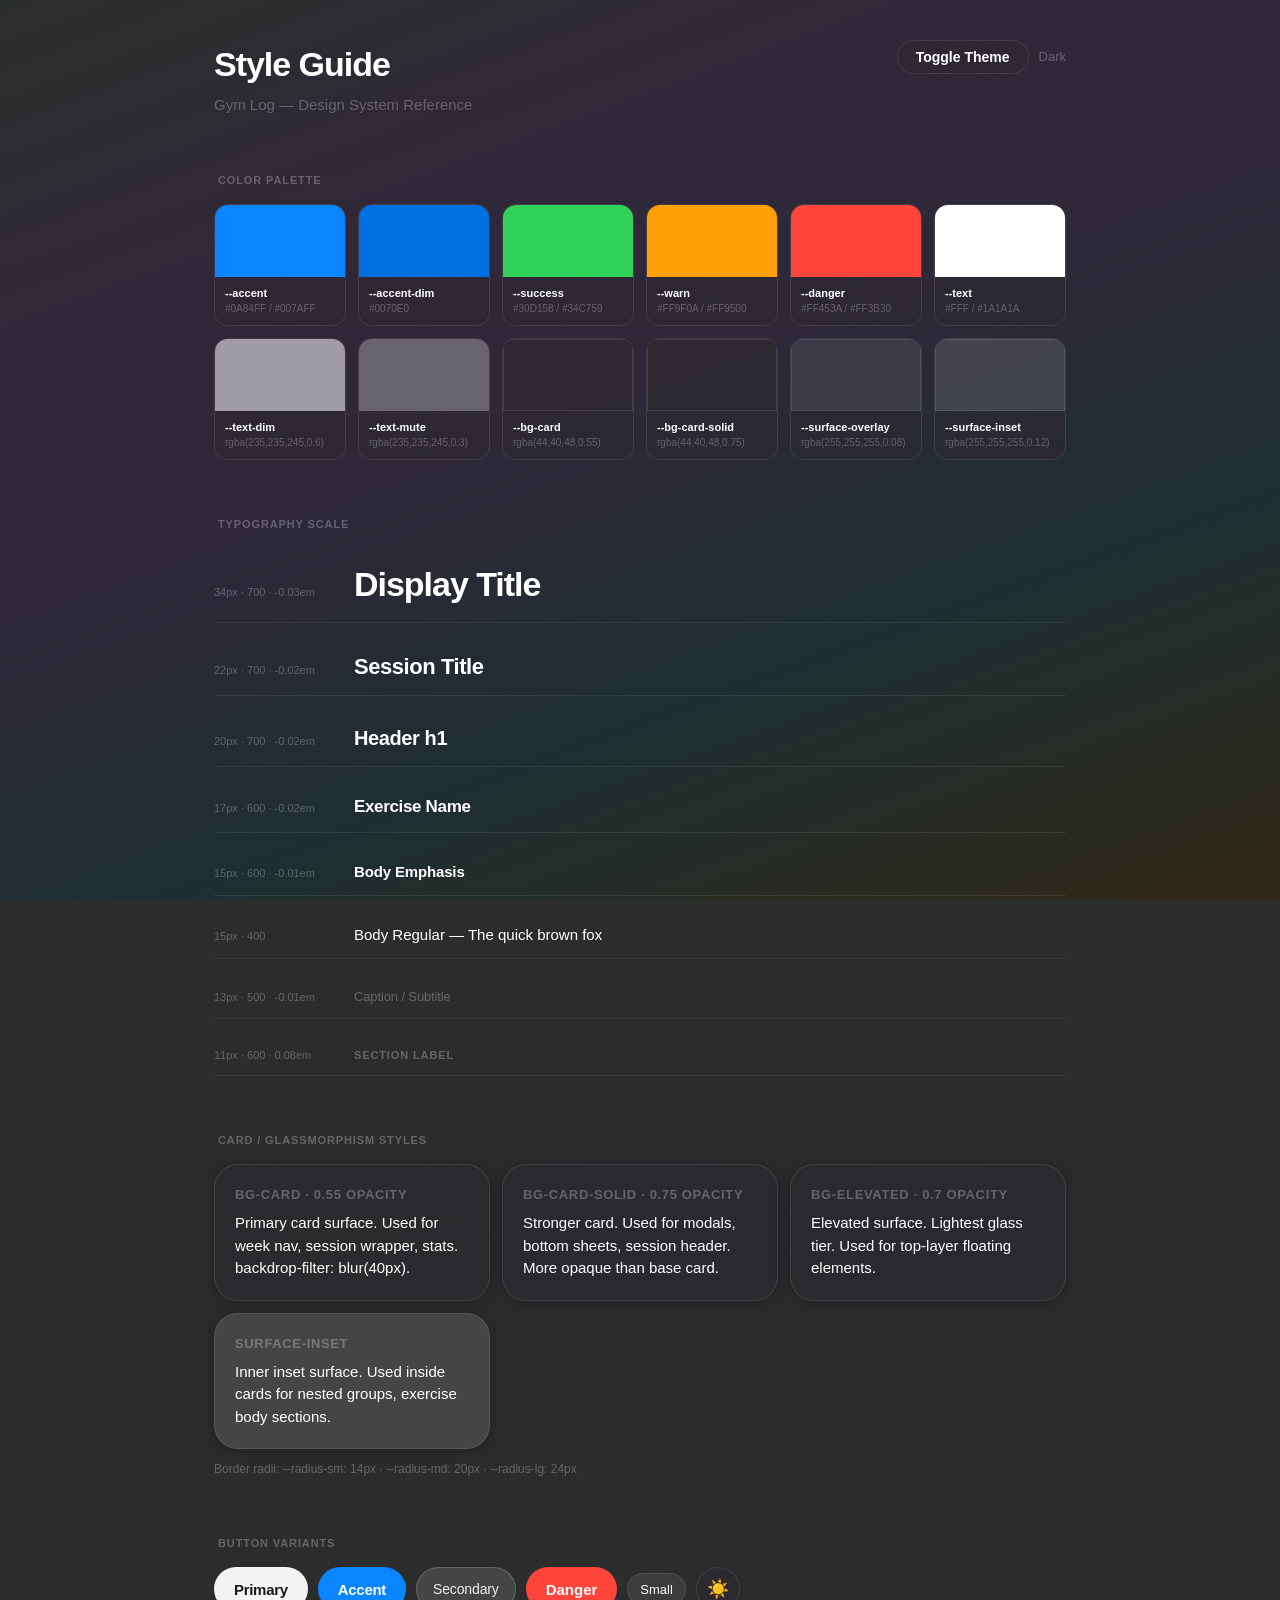
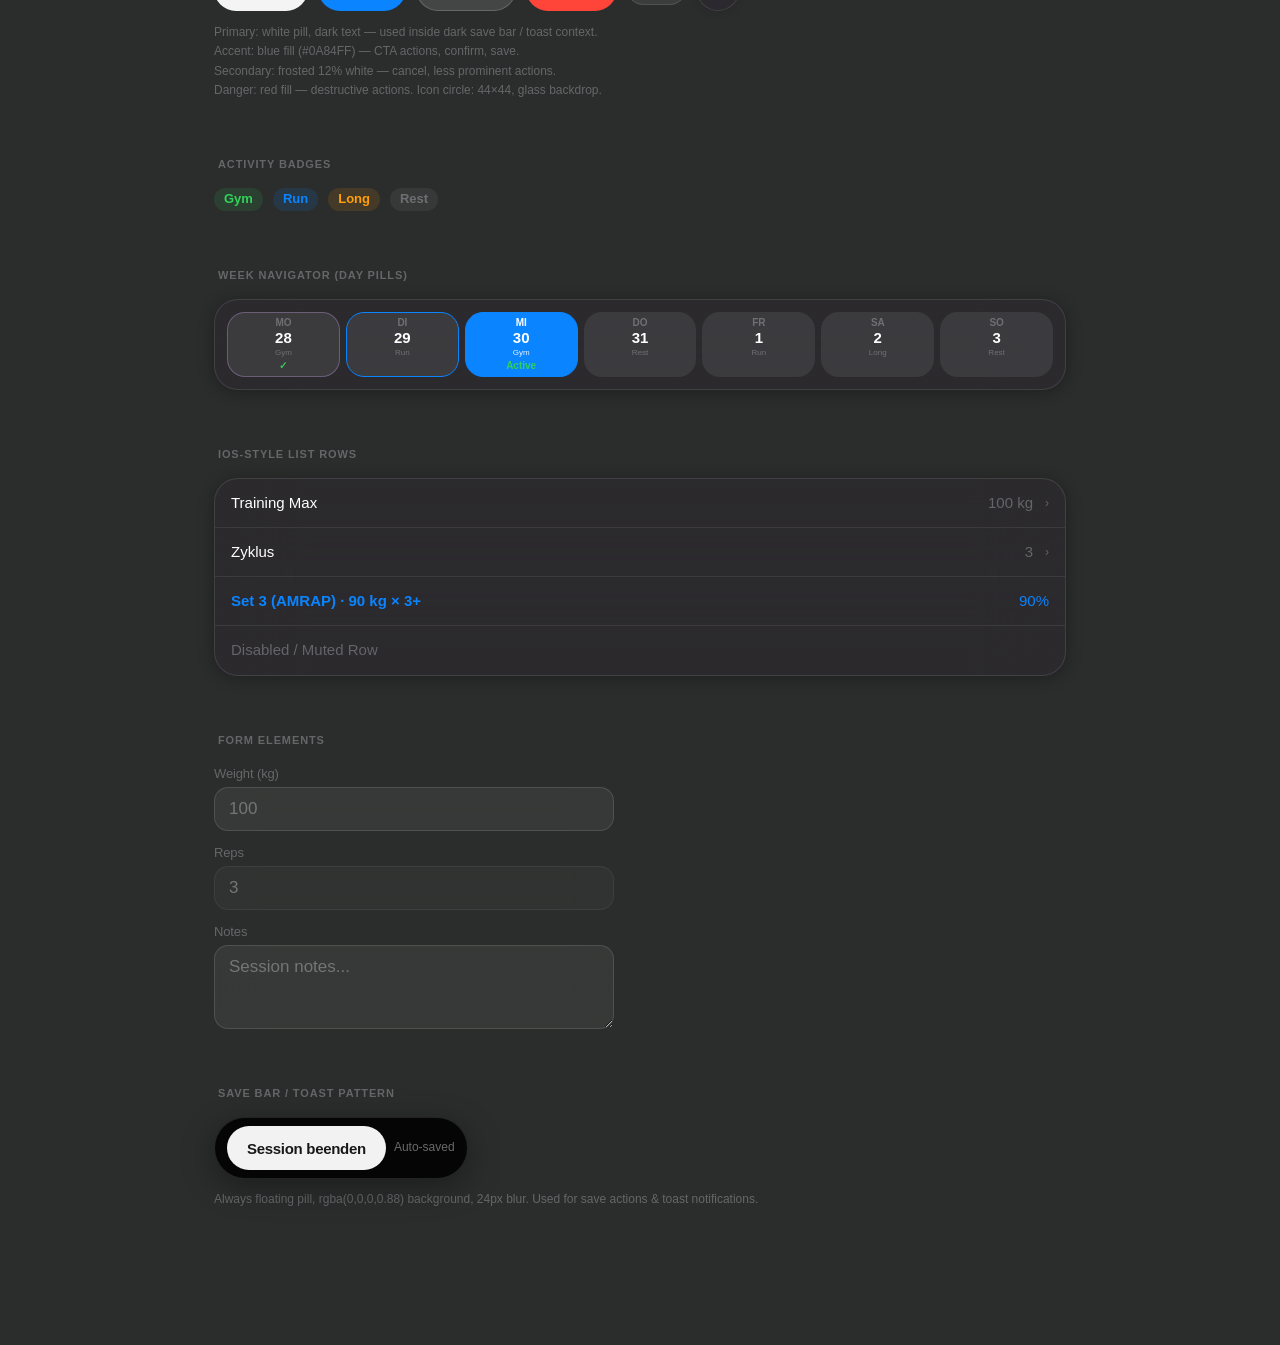
<file: nimbalyst-local/existing-screens/style-guide.mockup.html>
<!DOCTYPE html>
<html lang="en" data-theme="dark">
<head>
  <meta charset="UTF-8">
  <meta name="viewport" content="width=device-width, initial-scale=1.0">
  <title>Style Guide — Gym Log</title>
  <style>
    /* ── Design Tokens (mirrored from variables.css) ── */
    :root {
      --bg: linear-gradient(160deg, #B8C4B4 0%, #C8B0CC 25%, #C4B4D8 45%, #A8C8D2 70%, #D8A870 100%);
      --bg-flat: #BBC1B8;
      --bg-elevated: rgba(255,255,255,0.55);
      --bg-card: rgba(255,255,255,0.45);
      --bg-card-solid: rgba(255,255,255,0.6);
      --glass-blur: blur(40px);
      --glass-border: 1px solid rgba(255,255,255,0.5);
      --glass-shadow: 0 2px 16px rgba(0,0,0,0.06);
      --border: rgba(255,255,255,0.4);
      --surface-hover: rgba(255,255,255,0.25);
      --surface-active: rgba(255,255,255,0.6);
      --surface-input: rgba(255,255,255,0.4);
      --surface-input-border: rgba(255,255,255,0.5);
      --surface-subtle: rgba(255,255,255,0.15);
      --surface-inset: rgba(255,255,255,0.35);
      --surface-overlay: rgba(255,255,255,0.3);
      --surface-divider: rgba(255,255,255,0.3);
      --text: #1A1A1A;
      --text-dim: #3C3C43;
      --text-mute: #8E8E93;
      --accent: #007AFF;
      --accent-dim: #0066DD;
      --warn: #FF9500;
      --success: #34C759;
      --danger: #FF3B30;
      --rest: #8E8E93;
      --gym: #34C759;
      --run: #007AFF;
      --long: #FF9500;
      --radius-sm: 14px;
      --radius-md: 20px;
      --radius-lg: 24px;
    }
    [data-theme="dark"] {
      --bg: linear-gradient(160deg, #2A2E2A 0%, #302838 25%, #2E2838 45%, #1E2E30 70%, #302818 100%);
      --bg-flat: #2B2D2C;
      --bg-elevated: rgba(44,40,48,0.7);
      --bg-card: rgba(44,40,48,0.55);
      --bg-card-solid: rgba(44,40,48,0.75);
      --glass-border: 1px solid rgba(255,255,255,0.1);
      --glass-shadow: 0 2px 16px rgba(0,0,0,0.3);
      --border: rgba(255,255,255,0.1);
      --surface-hover: rgba(255,255,255,0.08);
      --surface-active: rgba(255,255,255,0.15);
      --surface-input: rgba(255,255,255,0.06);
      --surface-input-border: rgba(255,255,255,0.12);
      --surface-subtle: rgba(255,255,255,0.04);
      --surface-inset: rgba(255,255,255,0.12);
      --surface-overlay: rgba(255,255,255,0.08);
      --surface-divider: rgba(255,255,255,0.08);
      --text: #FFFFFF;
      --text-dim: rgba(235,235,245,0.6);
      --text-mute: rgba(235,235,245,0.3);
      --accent: #0A84FF;
      --accent-dim: #0070E0;
      --warn: #FF9F0A;
      --success: #30D158;
      --danger: #FF453A;
      --rest: #636366;
      --gym: #30D158;
      --run: #0A84FF;
      --long: #FF9F0A;
    }

    * { box-sizing: border-box; margin: 0; padding: 0; }
    html { background-color: var(--bg-flat); }
    body {
      font-family: -apple-system, 'SF Pro Display', 'SF Pro Text', 'Helvetica Neue', sans-serif;
      background: var(--bg);
      background-attachment: fixed;
      color: var(--text);
      line-height: 1.47;
      min-height: 100vh;
      -webkit-font-smoothing: antialiased;
    }

    /* ── Layout ── */
    .page { max-width: 900px; margin: 0 auto; padding: 40px 24px 80px; }
    .page-title {
      font-size: 34px;
      font-weight: 700;
      letter-spacing: -0.03em;
      margin-bottom: 4px;
    }
    .page-sub {
      font-size: 15px;
      color: var(--text-mute);
      margin-bottom: 48px;
    }
    .section { margin-bottom: 56px; }
    .section-label {
      font-size: 11px;
      font-weight: 600;
      text-transform: uppercase;
      letter-spacing: 0.08em;
      color: var(--text-mute);
      margin-bottom: 16px;
      padding-left: 4px;
    }

    /* ── Theme toggle ── */
    .theme-row {
      display: flex;
      align-items: center;
      gap: 10px;
      margin-bottom: 32px;
    }
    .theme-toggle-btn {
      background: var(--bg-card);
      backdrop-filter: blur(40px);
      -webkit-backdrop-filter: blur(40px);
      border: var(--glass-border);
      border-radius: 9999px;
      padding: 8px 18px;
      color: var(--text);
      font-family: inherit;
      font-size: 14px;
      font-weight: 600;
      cursor: pointer;
      transition: opacity 0.15s;
    }
    .theme-toggle-btn:hover { opacity: 0.8; }

    /* ── Color Palette ── */
    .palette-grid {
      display: grid;
      grid-template-columns: repeat(auto-fill, minmax(120px, 1fr));
      gap: 12px;
    }
    .swatch {
      border-radius: var(--radius-sm);
      overflow: hidden;
      border: var(--glass-border);
    }
    .swatch-color {
      height: 72px;
      width: 100%;
    }
    .swatch-info {
      background: var(--bg-card);
      backdrop-filter: blur(40px);
      -webkit-backdrop-filter: blur(40px);
      padding: 8px 10px;
    }
    .swatch-name {
      font-size: 11px;
      font-weight: 600;
      color: var(--text);
      display: block;
    }
    .swatch-value {
      font-size: 10px;
      color: var(--text-mute);
      font-variant-numeric: tabular-nums;
      display: block;
      margin-top: 1px;
    }

    /* ── Typography ── */
    .type-stack { display: flex; flex-direction: column; gap: 16px; }
    .type-row {
      display: flex;
      align-items: baseline;
      gap: 20px;
      padding: 12px 0;
      border-bottom: 1px solid var(--surface-divider);
    }
    .type-meta {
      min-width: 120px;
      font-size: 11px;
      color: var(--text-mute);
      font-variant-numeric: tabular-nums;
    }

    /* ── Glass Cards ── */
    .card-row {
      display: grid;
      grid-template-columns: repeat(auto-fill, minmax(220px, 1fr));
      gap: 12px;
    }
    .glass-card {
      background: var(--bg-card);
      backdrop-filter: var(--glass-blur);
      -webkit-backdrop-filter: var(--glass-blur);
      border: var(--glass-border);
      border-radius: var(--radius-lg);
      padding: 20px;
      box-shadow: var(--glass-shadow);
    }
    .glass-card-solid {
      background: var(--bg-card-solid);
      backdrop-filter: var(--glass-blur);
      -webkit-backdrop-filter: var(--glass-blur);
      border: var(--glass-border);
      border-radius: var(--radius-lg);
      padding: 20px;
      box-shadow: var(--glass-shadow);
    }
    .glass-card-elevated {
      background: var(--bg-elevated);
      backdrop-filter: var(--glass-blur);
      -webkit-backdrop-filter: var(--glass-blur);
      border: var(--glass-border);
      border-radius: var(--radius-lg);
      padding: 20px;
      box-shadow: var(--glass-shadow);
    }
    .card-inner-title {
      font-size: 13px;
      font-weight: 600;
      color: var(--text-mute);
      text-transform: uppercase;
      letter-spacing: 0.05em;
      margin-bottom: 8px;
    }
    .card-inner-body {
      font-size: 15px;
      color: var(--text);
      line-height: 1.5;
    }

    /* ── Buttons ── */
    .btn-row { display: flex; flex-wrap: wrap; gap: 10px; align-items: center; }

    .btn-primary {
      background: rgba(255,255,255,0.95);
      color: rgba(0,0,0,0.9);
      border: none;
      padding: 0 20px;
      border-radius: 9999px;
      font-weight: 600;
      font-size: 15px;
      letter-spacing: -0.02em;
      cursor: pointer;
      font-family: inherit;
      transition: all 0.2s;
      height: 44px;
      display: inline-flex;
      align-items: center;
      gap: 4px;
    }
    .btn-primary:hover { opacity: 0.85; }
    .btn-primary:active { transform: scale(0.97); }

    .btn-secondary {
      background: rgba(255,255,255,0.12);
      border: 1px solid rgba(255,255,255,0.18);
      color: rgba(255,255,255,0.9);
      padding: 0 16px;
      border-radius: 9999px;
      font-size: 14px;
      cursor: pointer;
      font-family: inherit;
      letter-spacing: -0.01em;
      font-weight: 500;
      height: 44px;
      display: inline-flex;
      align-items: center;
      gap: 4px;
    }
    .btn-secondary:hover { opacity: 0.8; }

    .btn-accent {
      background: var(--accent);
      color: #fff;
      border: none;
      padding: 0 20px;
      border-radius: 9999px;
      font-weight: 600;
      font-size: 15px;
      letter-spacing: -0.02em;
      cursor: pointer;
      font-family: inherit;
      height: 44px;
      display: inline-flex;
      align-items: center;
      transition: opacity 0.2s;
    }
    .btn-accent:hover { opacity: 0.85; }

    .btn-danger {
      background: var(--danger);
      color: #fff;
      border: none;
      padding: 0 20px;
      border-radius: 9999px;
      font-weight: 600;
      font-size: 15px;
      cursor: pointer;
      font-family: inherit;
      height: 44px;
      display: inline-flex;
      align-items: center;
      transition: opacity 0.2s;
    }

    .btn-sm {
      height: 32px;
      font-size: 13px;
      padding: 0 12px;
      border-radius: 9999px;
      background: var(--surface-overlay);
      border: var(--glass-border);
      color: var(--text);
      cursor: pointer;
      font-family: inherit;
      font-weight: 500;
      display: inline-flex;
      align-items: center;
    }

    .btn-icon {
      width: 44px;
      height: 44px;
      border-radius: 50%;
      background: var(--bg-card-solid);
      backdrop-filter: var(--glass-blur);
      -webkit-backdrop-filter: var(--glass-blur);
      border: var(--glass-border);
      display: flex;
      align-items: center;
      justify-content: center;
      cursor: pointer;
      font-size: 18px;
      box-shadow: 0 2px 8px rgba(0,0,0,0.1);
      transition: transform 0.15s;
    }
    .btn-icon:active { transform: scale(0.92); }

    /* ── Badges ── */
    .badge {
      font-size: 13px;
      font-weight: 600;
      padding: 3px 10px;
      border-radius: 20px;
      display: inline-flex;
      align-items: center;
      line-height: 1.3;
    }
    .badge-gym { background: rgba(52,199,89,0.12); color: var(--gym); }
    .badge-run { background: rgba(0,122,255,0.12); color: var(--run); }
    .badge-long { background: rgba(255,149,0,0.12); color: var(--long); }
    .badge-rest { background: rgba(142,142,147,0.12); color: var(--text-mute); }

    /* ── Form Elements ── */
    .form-stack { display: flex; flex-direction: column; gap: 12px; max-width: 400px; }
    .form-label {
      font-size: 13px;
      color: var(--text-mute);
      font-weight: 500;
      margin-bottom: 4px;
      letter-spacing: -0.01em;
    }
    .form-group { display: flex; flex-direction: column; }
    .input-field {
      background: var(--surface-input);
      backdrop-filter: blur(20px);
      -webkit-backdrop-filter: blur(20px);
      border: 1px solid var(--surface-input-border);
      border-radius: var(--radius-sm);
      padding: 11px 14px;
      color: var(--text);
      font-family: inherit;
      font-size: 17px;
      width: 100%;
      transition: box-shadow 0.2s, border-color 0.2s;
      outline: none;
    }
    .input-field:focus {
      border-color: var(--accent);
      box-shadow: 0 0 0 3px rgba(0,122,255,0.2);
    }
    .input-field.prefilled {
      background: rgba(128,128,128,0.08);
      border-color: rgba(128,128,128,0.15);
    }

    /* ── Navigation Day Pills ── */
    .day-nav {
      display: flex;
      gap: 6px;
      background: var(--bg-card);
      backdrop-filter: var(--glass-blur);
      -webkit-backdrop-filter: var(--glass-blur);
      border: var(--glass-border);
      border-radius: var(--radius-lg);
      padding: 12px;
      box-shadow: var(--glass-shadow);
    }
    .day-pill {
      flex: 1;
      min-height: 65px;
      background: white;
      border: 1px solid transparent;
      border-radius: 18px;
      padding: 5px 3px 4px;
      cursor: pointer;
      display: flex;
      flex-direction: column;
      align-items: center;
      gap: 2px;
      transition: all 0.2s ease;
      color: var(--text);
      font-family: inherit;
    }
    [data-theme="dark"] .day-pill {
      background: rgba(255,255,255,0.08);
    }
    .day-pill.active {
      background: var(--accent);
      border-color: var(--accent);
      color: white;
    }
    .day-pill.today { border-color: var(--accent); }
    .day-pill.done { border-color: rgba(140,120,160,0.6); }
    .pill-label { font-size: 10px; letter-spacing: -0.01em; text-transform: uppercase; color: var(--text-mute); font-weight: 600; line-height: 1; }
    .day-pill.active .pill-label { color: white; }
    .pill-date { font-size: 15px; font-weight: 600; color: var(--text); line-height: 1; }
    .day-pill.active .pill-date { color: white; }
    .pill-type { font-size: 8px; color: var(--text-mute); }
    .day-pill.active .pill-type { color: rgba(255,255,255,0.9); }
    .pill-status { font-size: 10px; color: var(--success); font-weight: 600; line-height: 1; }

    /* ── iOS List Rows ── */
    .ios-list {
      background: var(--bg-card);
      backdrop-filter: var(--glass-blur);
      -webkit-backdrop-filter: var(--glass-blur);
      border: var(--glass-border);
      border-radius: var(--radius-lg);
      overflow: hidden;
      box-shadow: var(--glass-shadow);
    }
    .ios-row {
      display: flex;
      align-items: center;
      padding: 13px 16px;
      border-bottom: 1px solid var(--surface-divider);
      gap: 12px;
      font-size: 15px;
      color: var(--text);
    }
    .ios-row:last-child { border-bottom: none; }
    .ios-row-label { flex: 1; }
    .ios-row-value { color: var(--text-mute); font-size: 15px; }
    .ios-row-chevron { color: var(--text-mute); font-size: 12px; }

    /* ── Save Bar / Toast ── */
    .save-bar-demo {
      background: rgba(0,0,0,0.88);
      backdrop-filter: blur(24px) saturate(180%);
      -webkit-backdrop-filter: blur(24px) saturate(180%);
      border: 1px solid rgba(255,255,255,0.12);
      border-radius: 9999px;
      padding: 8px 12px;
      display: inline-flex;
      align-items: center;
      gap: 8px;
      box-shadow: 0 8px 32px rgba(0,0,0,0.35);
    }

    /* ── Divider ── */
    .divider {
      height: 1px;
      background: var(--surface-divider);
      margin: 0;
    }
  </style>
</head>
<body>
  <div class="page">
    <!-- Header -->
    <div style="display:flex; justify-content:space-between; align-items:flex-start; margin-bottom: 8px;">
      <div>
        <div class="page-title">Style Guide</div>
        <div class="page-sub">Gym Log — Design System Reference</div>
      </div>
      <div class="theme-row" style="margin-bottom:0;">
        <button class="theme-toggle-btn" onclick="toggleTheme()">Toggle Theme</button>
        <span style="font-size:13px; color:var(--text-mute);" id="themeLabel">Dark</span>
      </div>
    </div>

    <!-- ── COLOR PALETTE ── -->
    <div class="section">
      <div class="section-label">Color Palette</div>
      <div class="palette-grid">
        <div class="swatch">
          <div class="swatch-color" style="background:var(--accent);"></div>
          <div class="swatch-info"><span class="swatch-name">--accent</span><span class="swatch-value">#0A84FF / #007AFF</span></div>
        </div>
        <div class="swatch">
          <div class="swatch-color" style="background:var(--accent-dim);"></div>
          <div class="swatch-info"><span class="swatch-name">--accent-dim</span><span class="swatch-value">#0070E0</span></div>
        </div>
        <div class="swatch">
          <div class="swatch-color" style="background:var(--success);"></div>
          <div class="swatch-info"><span class="swatch-name">--success</span><span class="swatch-value">#30D158 / #34C759</span></div>
        </div>
        <div class="swatch">
          <div class="swatch-color" style="background:var(--warn);"></div>
          <div class="swatch-info"><span class="swatch-name">--warn</span><span class="swatch-value">#FF9F0A / #FF9500</span></div>
        </div>
        <div class="swatch">
          <div class="swatch-color" style="background:var(--danger);"></div>
          <div class="swatch-info"><span class="swatch-name">--danger</span><span class="swatch-value">#FF453A / #FF3B30</span></div>
        </div>
        <div class="swatch">
          <div class="swatch-color" style="background:var(--text);"></div>
          <div class="swatch-info"><span class="swatch-name">--text</span><span class="swatch-value">#FFF / #1A1A1A</span></div>
        </div>
        <div class="swatch">
          <div class="swatch-color" style="background:var(--text-dim);"></div>
          <div class="swatch-info"><span class="swatch-name">--text-dim</span><span class="swatch-value">rgba(235,235,245,0.6)</span></div>
        </div>
        <div class="swatch">
          <div class="swatch-color" style="background:var(--text-mute);"></div>
          <div class="swatch-info"><span class="swatch-name">--text-mute</span><span class="swatch-value">rgba(235,235,245,0.3)</span></div>
        </div>
        <div class="swatch">
          <div class="swatch-color" style="background:var(--bg-card); border:var(--glass-border);"></div>
          <div class="swatch-info"><span class="swatch-name">--bg-card</span><span class="swatch-value">rgba(44,40,48,0.55)</span></div>
        </div>
        <div class="swatch">
          <div class="swatch-color" style="background:var(--bg-card-solid); border:var(--glass-border);"></div>
          <div class="swatch-info"><span class="swatch-name">--bg-card-solid</span><span class="swatch-value">rgba(44,40,48,0.75)</span></div>
        </div>
        <div class="swatch">
          <div class="swatch-color" style="background:var(--surface-overlay); border:var(--glass-border);"></div>
          <div class="swatch-info"><span class="swatch-name">--surface-overlay</span><span class="swatch-value">rgba(255,255,255,0.08)</span></div>
        </div>
        <div class="swatch">
          <div class="swatch-color" style="background:var(--surface-inset); border:var(--glass-border);"></div>
          <div class="swatch-info"><span class="swatch-name">--surface-inset</span><span class="swatch-value">rgba(255,255,255,0.12)</span></div>
        </div>
      </div>
    </div>

    <!-- ── TYPOGRAPHY ── -->
    <div class="section">
      <div class="section-label">Typography Scale</div>
      <div class="type-stack">
        <div class="type-row">
          <div class="type-meta">34px · 700 · -0.03em</div>
          <div style="font-size:34px; font-weight:700; letter-spacing:-0.03em;">Display Title</div>
        </div>
        <div class="type-row">
          <div class="type-meta">22px · 700 · -0.02em</div>
          <div style="font-size:22px; font-weight:700; letter-spacing:-0.02em;">Session Title</div>
        </div>
        <div class="type-row">
          <div class="type-meta">20px · 700 · -0.02em</div>
          <div style="font-size:20px; font-weight:700; letter-spacing:-0.02em;">Header h1</div>
        </div>
        <div class="type-row">
          <div class="type-meta">17px · 600 · -0.02em</div>
          <div style="font-size:17px; font-weight:600; letter-spacing:-0.02em;">Exercise Name</div>
        </div>
        <div class="type-row">
          <div class="type-meta">15px · 600 · -0.01em</div>
          <div style="font-size:15px; font-weight:600; letter-spacing:-0.01em;">Body Emphasis</div>
        </div>
        <div class="type-row">
          <div class="type-meta">15px · 400</div>
          <div style="font-size:15px;">Body Regular — The quick brown fox</div>
        </div>
        <div class="type-row">
          <div class="type-meta">13px · 500 · -0.01em</div>
          <div style="font-size:13px; font-weight:500; letter-spacing:-0.01em; color:var(--text-mute);">Caption / Subtitle</div>
        </div>
        <div class="type-row">
          <div class="type-meta">11px · 600 · 0.08em</div>
          <div style="font-size:11px; font-weight:600; letter-spacing:0.08em; text-transform:uppercase; color:var(--text-mute);">Section Label</div>
        </div>
      </div>
    </div>

    <!-- ── GLASSMORPHISM CARDS ── -->
    <div class="section">
      <div class="section-label">Card / Glassmorphism Styles</div>
      <div class="card-row">
        <div class="glass-card">
          <div class="card-inner-title">bg-card · 0.55 opacity</div>
          <div class="card-inner-body">Primary card surface. Used for week nav, session wrapper, stats. backdrop-filter: blur(40px).</div>
        </div>
        <div class="glass-card-solid">
          <div class="card-inner-title">bg-card-solid · 0.75 opacity</div>
          <div class="card-inner-body">Stronger card. Used for modals, bottom sheets, session header. More opaque than base card.</div>
        </div>
        <div class="glass-card-elevated">
          <div class="card-inner-title">bg-elevated · 0.7 opacity</div>
          <div class="card-inner-body">Elevated surface. Lightest glass tier. Used for top-layer floating elements.</div>
        </div>
        <div class="glass-card" style="background:var(--surface-inset); backdrop-filter:none;">
          <div class="card-inner-title">surface-inset</div>
          <div class="card-inner-body">Inner inset surface. Used inside cards for nested groups, exercise body sections.</div>
        </div>
      </div>
      <div style="margin-top:12px; font-size:12px; color:var(--text-mute);">
        Border radii: --radius-sm: 14px · --radius-md: 20px · --radius-lg: 24px
      </div>
    </div>

    <!-- ── BUTTONS ── -->
    <div class="section">
      <div class="section-label">Button Variants</div>
      <div class="btn-row" style="margin-bottom:12px;">
        <button class="btn-primary">Primary</button>
        <button class="btn-accent">Accent</button>
        <button class="btn-secondary">Secondary</button>
        <button class="btn-danger">Danger</button>
        <button class="btn-sm">Small</button>
        <div class="btn-icon">☀️</div>
      </div>
      <div style="font-size:12px; color:var(--text-mute); line-height:1.6;">
        Primary: white pill, dark text — used inside dark save bar / toast context.<br>
        Accent: blue fill (#0A84FF) — CTA actions, confirm, save.<br>
        Secondary: frosted 12% white — cancel, less prominent actions.<br>
        Danger: red fill — destructive actions. Icon circle: 44×44, glass backdrop.
      </div>
    </div>

    <!-- ── BADGES ── -->
    <div class="section">
      <div class="section-label">Activity Badges</div>
      <div class="btn-row">
        <span class="badge badge-gym">Gym</span>
        <span class="badge badge-run">Run</span>
        <span class="badge badge-long">Long</span>
        <span class="badge badge-rest">Rest</span>
      </div>
    </div>

    <!-- ── NAVIGATION ── -->
    <div class="section">
      <div class="section-label">Week Navigator (Day Pills)</div>
      <div class="day-nav">
        <div class="day-pill done">
          <span class="pill-label">Mo</span>
          <span class="pill-date">28</span>
          <span class="pill-type">Gym</span>
          <span class="pill-status">✓</span>
        </div>
        <div class="day-pill today">
          <span class="pill-label">Di</span>
          <span class="pill-date">29</span>
          <span class="pill-type">Run</span>
          <span class="pill-status"></span>
        </div>
        <div class="day-pill active">
          <span class="pill-label">Mi</span>
          <span class="pill-date">30</span>
          <span class="pill-type">Gym</span>
          <span class="pill-status">Active</span>
        </div>
        <div class="day-pill">
          <span class="pill-label">Do</span>
          <span class="pill-date">31</span>
          <span class="pill-type">Rest</span>
          <span class="pill-status"></span>
        </div>
        <div class="day-pill">
          <span class="pill-label">Fr</span>
          <span class="pill-date">1</span>
          <span class="pill-type">Run</span>
          <span class="pill-status"></span>
        </div>
        <div class="day-pill">
          <span class="pill-label">Sa</span>
          <span class="pill-date">2</span>
          <span class="pill-type">Long</span>
          <span class="pill-status"></span>
        </div>
        <div class="day-pill">
          <span class="pill-label">So</span>
          <span class="pill-date">3</span>
          <span class="pill-type">Rest</span>
          <span class="pill-status"></span>
        </div>
      </div>
    </div>

    <!-- ── iOS LIST ROWS ── -->
    <div class="section">
      <div class="section-label">iOS-style List Rows</div>
      <div class="ios-list">
        <div class="ios-row">
          <span class="ios-row-label">Training Max</span>
          <span class="ios-row-value">100 kg</span>
          <span class="ios-row-chevron">›</span>
        </div>
        <div class="ios-row">
          <span class="ios-row-label">Zyklus</span>
          <span class="ios-row-value">3</span>
          <span class="ios-row-chevron">›</span>
        </div>
        <div class="ios-row" style="color:var(--accent);">
          <span class="ios-row-label" style="color:var(--accent); font-weight:600;">Set 3 (AMRAP) · 90 kg × 3+</span>
          <span class="ios-row-value" style="color:var(--accent);">90%</span>
        </div>
        <div class="ios-row" style="color:var(--text-mute);">
          <span class="ios-row-label" style="color:var(--text-mute);">Disabled / Muted Row</span>
        </div>
      </div>
    </div>

    <!-- ── FORM ELEMENTS ── -->
    <div class="section">
      <div class="section-label">Form Elements</div>
      <div class="form-stack">
        <div class="form-group">
          <div class="form-label">Weight (kg)</div>
          <input class="input-field" type="number" placeholder="100" />
        </div>
        <div class="form-group">
          <div class="form-label">Reps</div>
          <input class="input-field prefilled" type="number" placeholder="3" />
        </div>
        <div class="form-group">
          <div class="form-label">Notes</div>
          <textarea class="input-field" rows="3" placeholder="Session notes..."></textarea>
        </div>
      </div>
    </div>

    <!-- ── SAVE BAR / TOAST ── -->
    <div class="section">
      <div class="section-label">Save Bar / Toast Pattern</div>
      <div class="save-bar-demo">
        <button class="btn-primary">Session beenden</button>
        <span style="font-size:12px; color:rgba(255,255,255,0.4);">Auto-saved</span>
      </div>
      <div style="margin-top:12px; font-size:12px; color:var(--text-mute);">
        Always floating pill, rgba(0,0,0,0.88) background, 24px blur. Used for save actions & toast notifications.
      </div>
    </div>

  </div>

  <script>
    function toggleTheme() {
      const html = document.documentElement;
      const isDark = html.getAttribute('data-theme') === 'dark';
      html.setAttribute('data-theme', isDark ? '' : 'dark');
      document.getElementById('themeLabel').textContent = isDark ? 'Light' : 'Dark';
    }
  </script>
</body>
</html>
</file>
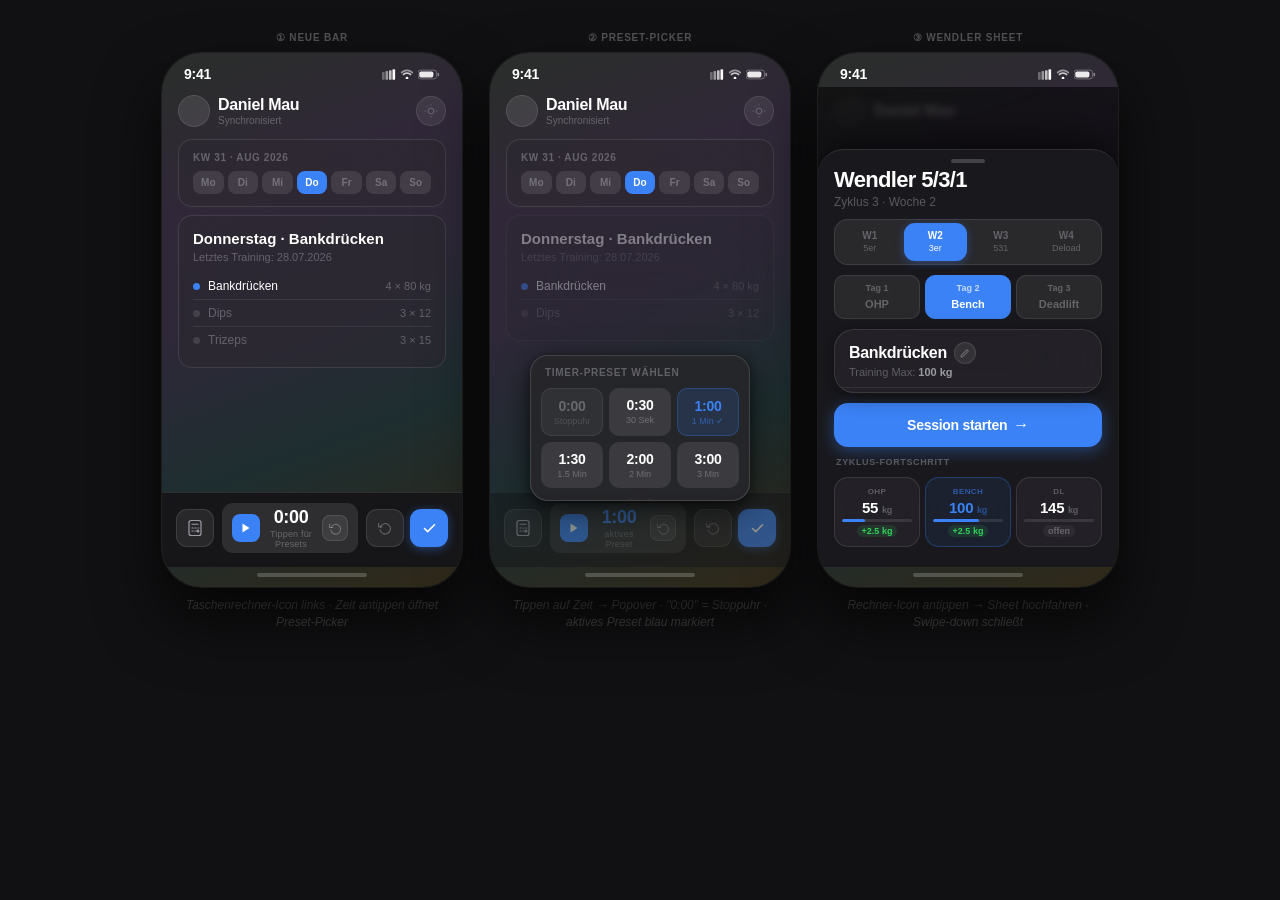
<file: nimbalyst-local/mockups/wendler-assistant.mockup.html>
<!DOCTYPE html>
<html lang="de" data-theme="dark">
<head>
  <meta charset="UTF-8">
  <meta name="viewport" content="width=device-width, initial-scale=1.0">
  <title>Wendler + Timer — Interaction States</title>
  <style>
    :root {
      --bg: linear-gradient(160deg, #2A2E2A 0%, #302838 25%, #2E2838 45%, #1E2E30 70%, #302818 100%);
      --bg-card: rgba(44,40,48,0.55);
      --glass-blur: blur(40px);
      --glass-border: 1px solid rgba(255,255,255,0.1);
      --surface-inset: rgba(255,255,255,0.10);
      --surface-overlay: rgba(255,255,255,0.08);
      --surface-divider: rgba(255,255,255,0.08);
      --text: #FFFFFF;
      --text-dim: rgba(235,235,245,0.6);
      --text-mute: rgba(235,235,245,0.3);
      --accent: #3B82F6;
      --success: #30D158;
      --radius-sm: 14px;
      --radius-md: 20px;
      --radius-lg: 24px;
    }
    * { box-sizing: border-box; margin: 0; padding: 0; }
    html { background: #111113; min-height: 100vh; }
    body {
      font-family: -apple-system, 'SF Pro Display', 'SF Pro Text', 'Helvetica Neue', sans-serif;
      -webkit-font-smoothing: antialiased;
      color: var(--text);
      display: flex;
      justify-content: center;
      align-items: flex-start;
      gap: 28px;
      padding: 32px 24px 60px;
      flex-wrap: wrap;
    }

    /* ── Phone frame ── */
    .phone-wrap {
      display: flex; flex-direction: column; align-items: center; gap: 10px;
      width: 300px;
    }
    .phone-label {
      font-size: 10px; font-weight: 700; letter-spacing: 0.08em;
      text-transform: uppercase; color: rgba(255,255,255,0.28);
    }
    .phone-desc {
      font-size: 12px; color: rgba(255,255,255,0.22);
      text-align: center; font-style: italic; line-height: 1.4;
      max-width: 260px;
    }
    .phone {
      background: var(--bg);
      border-radius: 40px; overflow: hidden; position: relative;
      width: 300px;
      box-shadow: 0 0 0 1px rgba(255,255,255,0.08), 0 32px 64px rgba(0,0,0,0.7);
    }

    /* Status bar */
    .status-bar {
      display: flex; justify-content: space-between; align-items: center;
      padding: 13px 22px 5px;
    }
    .status-bar .time { font-size: 14px; font-weight: 700; letter-spacing: -0.02em; }
    .status-icons { display: flex; align-items: center; gap: 4px; }

    /* App content area */
    .app-screen { padding: 2px 16px 0; height: 480px; overflow: hidden; position: relative; }

    /* App header */
    .app-header {
      display: flex; align-items: center; justify-content: space-between;
      padding: 6px 0 12px;
    }
    .app-header-left { display: flex; align-items: center; gap: 8px; }
    .app-avatar { width: 32px; height: 32px; border-radius: 50%; background: rgba(255,255,255,0.1); border: var(--glass-border); }
    .app-user-name { font-size: 16px; font-weight: 700; letter-spacing: -0.02em; }
    .app-sync { font-size: 10px; color: var(--text-mute); margin-top: 1px; }
    .theme-btn {
      width: 30px; height: 30px; border-radius: 50%;
      background: var(--surface-overlay); border: var(--glass-border);
      display: flex; align-items: center; justify-content: center; color: var(--text-mute);
    }

    /* Week card */
    .week-card {
      background: var(--bg-card); backdrop-filter: var(--glass-blur);
      -webkit-backdrop-filter: var(--glass-blur); border: var(--glass-border);
      border-radius: var(--radius-sm); padding: 12px 14px; margin-bottom: 8px;
    }
    .week-card-title { font-size: 10px; font-weight: 600; text-transform: uppercase; letter-spacing: 0.06em; color: var(--text-mute); margin-bottom: 8px; }
    .week-pills { display: flex; gap: 4px; }
    .week-pill {
      flex: 1; text-align: center; padding: 6px 2px; border-radius: 8px;
      font-size: 10px; font-weight: 600; color: var(--text-mute); background: var(--surface-inset);
    }
    .week-pill.today { background: var(--accent); color: #fff; }

    /* Session card */
    .session-card {
      background: var(--bg-card); backdrop-filter: var(--glass-blur);
      -webkit-backdrop-filter: var(--glass-blur); border: var(--glass-border);
      border-radius: var(--radius-sm); padding: 14px; margin-bottom: 8px;
    }
    .session-title { font-size: 15px; font-weight: 700; margin-bottom: 4px; }
    .session-sub { font-size: 11px; color: var(--text-mute); margin-bottom: 10px; }
    .ex-row {
      display: flex; align-items: center; gap: 8px;
      padding: 6px 0; border-bottom: 1px solid var(--surface-divider);
    }
    .ex-row:last-child { border-bottom: none; }
    .ex-dot { width: 7px; height: 7px; border-radius: 50%; background: var(--accent); flex-shrink: 0; }
    .ex-name { font-size: 12px; font-weight: 500; }
    .ex-sets { font-size: 11px; color: var(--text-mute); margin-left: auto; }

    /* ── SAVE BAR ── */
    .save-bar {
      position: absolute;
      bottom: 0; left: 0; right: 0;
      background: rgba(22,22,26,0.96);
      backdrop-filter: blur(24px); -webkit-backdrop-filter: blur(24px);
      border-top: 1px solid rgba(255,255,255,0.1);
      padding: 10px 14px 14px;
      display: flex; align-items: center; gap: 8px;
      z-index: 10;
    }

    /* Calculator icon button */
    .bar-icon-btn {
      width: 38px; height: 38px; border-radius: 11px; flex-shrink: 0;
      display: flex; align-items: center; justify-content: center;
      background: var(--surface-overlay); border: var(--glass-border);
      color: var(--text-dim); cursor: pointer;
    }
    .bar-icon-btn.active {
      background: rgba(59,130,246,0.15);
      border-color: rgba(59,130,246,0.35);
      color: var(--accent);
    }
    .bar-icon-btn svg { width: 18px; height: 18px; }

    /* Stopwatch area */
    .stopwatch-area {
      flex: 1; display: flex; align-items: center; gap: 6px;
      background: var(--surface-inset); border-radius: 11px;
      padding: 4px 10px; min-width: 0;
    }
    .sw-play {
      width: 28px; height: 28px; border-radius: 8px; flex-shrink: 0;
      background: var(--accent); display: flex; align-items: center; justify-content: center;
      cursor: pointer;
    }
    .sw-play svg { width: 12px; height: 12px; fill: white; }
    .sw-display {
      flex: 1; font-size: 18px; font-weight: 700; letter-spacing: -0.02em;
      font-variant-numeric: tabular-nums; text-align: center;
      cursor: pointer; user-select: none;
    }
    .sw-display.countdown { color: var(--accent); }
    .sw-display .tap-hint {
      display: block; font-size: 9px; font-weight: 500;
      color: var(--text-mute); letter-spacing: 0.02em; margin-top: 1px;
    }
    .sw-reset {
      width: 26px; height: 26px; border-radius: 8px; flex-shrink: 0;
      background: var(--surface-overlay); border: var(--glass-border);
      display: flex; align-items: center; justify-content: center;
      color: var(--text-mute); font-size: 14px; cursor: pointer;
    }

    /* Action buttons */
    .bar-actions { display: flex; gap: 6px; flex-shrink: 0; }
    .btn-secondary {
      width: 38px; height: 38px; border-radius: 11px;
      background: var(--surface-overlay); border: var(--glass-border);
      display: flex; align-items: center; justify-content: center;
      color: var(--text-mute); font-size: 15px; cursor: pointer;
    }
    .btn-primary {
      width: 38px; height: 38px; border-radius: 11px;
      background: var(--accent); border: none;
      display: flex; align-items: center; justify-content: center;
      color: #fff; font-size: 17px; font-weight: 700; cursor: pointer;
      box-shadow: 0 2px 10px rgba(59,130,246,0.4);
    }

    /* Home indicator */
    .home-indicator { display: flex; justify-content: center; padding: 6px 0 10px; }
    .home-bar { width: 110px; height: 4px; background: rgba(255,255,255,0.2); border-radius: 2px; }

    /* ── STATE 2: PRESET PICKER POPOVER ── */
    .preset-popover {
      position: absolute;
      bottom: 66px;
      left: 50%;
      transform: translateX(-50%);
      width: 220px;
      background: rgba(38,38,42,0.98);
      backdrop-filter: blur(40px); -webkit-backdrop-filter: blur(40px);
      border: 1px solid rgba(255,255,255,0.14);
      border-radius: 18px;
      box-shadow: 0 8px 32px rgba(0,0,0,0.6), 0 2px 8px rgba(0,0,0,0.4);
      z-index: 20;
      overflow: hidden;
    }
    /* Popover arrow */
    .preset-popover::after {
      content: '';
      position: absolute;
      bottom: -7px;
      left: 50%;
      transform: translateX(-50%);
      width: 14px; height: 14px;
      background: rgba(38,38,42,0.98);
      border-right: 1px solid rgba(255,255,255,0.14);
      border-bottom: 1px solid rgba(255,255,255,0.14);
      transform: translateX(-50%) rotate(45deg);
    }
    .popover-title {
      font-size: 10px; font-weight: 700; text-transform: uppercase;
      letter-spacing: 0.07em; color: var(--text-mute);
      padding: 11px 14px 6px;
    }
    .preset-grid {
      display: grid; grid-template-columns: repeat(3, 1fr);
      gap: 6px; padding: 4px 10px 12px;
    }
    .preset-item {
      background: var(--surface-inset); border-radius: 10px;
      padding: 9px 6px; text-align: center; cursor: pointer;
      transition: background 0.15s;
    }
    .preset-item.zero {
      background: rgba(255,255,255,0.05);
      border: 1px solid rgba(255,255,255,0.08);
    }
    .preset-item.zero .preset-time { color: var(--text-mute); }
    .preset-item.zero .preset-sub { color: rgba(255,255,255,0.15); }
    .preset-time { font-size: 14px; font-weight: 700; letter-spacing: -0.02em; font-variant-numeric: tabular-nums; }
    .preset-sub { font-size: 9px; color: var(--text-mute); margin-top: 2px; }

    /* ── STATE 3: WENDLER SHEET ── */
    .sheet-backdrop {
      position: absolute; inset: 0;
      background: rgba(0,0,0,0.55);
      backdrop-filter: blur(3px); -webkit-backdrop-filter: blur(3px);
      z-index: 15;
    }
    .wendler-sheet {
      position: absolute; bottom: 0; left: 0; right: 0;
      height: 87%; background: rgba(26,26,30,0.98);
      backdrop-filter: var(--glass-blur); -webkit-backdrop-filter: var(--glass-blur);
      border-top-left-radius: 26px; border-top-right-radius: 26px;
      border-top: var(--glass-border);
      box-shadow: 0 -8px 40px rgba(0,0,0,0.6);
      z-index: 20; display: flex; flex-direction: column; overflow: hidden;
    }
    .sheet-handle { display: flex; justify-content: center; padding: 9px 0 4px; flex-shrink: 0; }
    .handle-bar { width: 34px; height: 4px; background: rgba(255,255,255,0.18); border-radius: 2px; }
    .sheet-content {
      flex: 1; overflow-y: auto; padding: 0 16px 20px;
      display: flex; flex-direction: column; gap: 10px;
    }
    .sheet-content::-webkit-scrollbar { display: none; }

    .sheet-header-title { font-size: 22px; font-weight: 700; letter-spacing: -0.03em; }
    .sheet-header-sub { font-size: 12px; color: var(--text-mute); margin-top: 2px; }

    .segment-control {
      background: rgba(255,255,255,0.07); border: var(--glass-border);
      border-radius: var(--radius-sm); padding: 3px; display: flex; gap: 2px;
    }
    .seg-item {
      flex: 1; text-align: center; padding: 6px 2px; border-radius: 11px;
      font-size: 10px; font-weight: 500; color: var(--text-mute); line-height: 1.3;
    }
    .seg-item .sw { font-size: 10px; font-weight: 700; display: block; }
    .seg-item .sl { font-size: 9px; display: block; margin-top: 1px; }
    .seg-item.active { background: var(--accent); color: #fff; box-shadow: 0 2px 8px rgba(59,130,246,0.35); }

    .day-tabs { display: flex; gap: 5px; }
    .day-tab {
      flex: 1; background: rgba(255,255,255,0.07); border: var(--glass-border);
      border-radius: 10px; padding: 7px 3px; text-align: center; line-height: 1.3;
    }
    .day-tab .tn { font-size: 9px; font-weight: 600; display: block; color: var(--text-mute); }
    .day-tab .tl { font-size: 11px; font-weight: 600; display: block; margin-top: 2px; color: var(--text-mute); }
    .day-tab.active { background: var(--accent); border-color: var(--accent); }
    .day-tab.active .tn { color: rgba(255,255,255,0.7); }
    .day-tab.active .tl { color: #fff; }

    .lift-card {
      background: var(--bg-card); backdrop-filter: var(--glass-blur);
      -webkit-backdrop-filter: var(--glass-blur); border: var(--glass-border);
      border-radius: var(--radius-md); overflow: hidden;
      box-shadow: 0 4px 20px rgba(0,0,0,0.4);
    }
    .lift-card-hdr {
      padding: 12px 14px 9px; border-bottom: 1px solid var(--surface-divider);
    }
    .lift-title-row { display: flex; align-items: center; gap: 7px; margin-bottom: 2px; }
    .lift-title { font-size: 16px; font-weight: 700; letter-spacing: -0.02em; }
    .edit-btn {
      width: 22px; height: 22px; border-radius: 50%;
      background: var(--surface-overlay); border: var(--glass-border);
      display: flex; align-items: center; justify-content: center; color: var(--text-mute);
    }
    .edit-btn svg { width: 11px; height: 11px; }
    .lift-tm { font-size: 11px; color: var(--text-mute); }
    .lift-tm span { color: var(--text-dim); font-weight: 600; }

    .set-row {
      display: flex; align-items: center; padding: 10px 14px;
      border-bottom: 1px solid var(--surface-divider); gap: 9px;
    }
    .set-row:last-child { border-bottom: none; }
    .set-row.amrap { background: rgba(59,130,246,0.07); }
    .set-badge {
      width: 24px; height: 24px; border-radius: 50%;
      background: var(--surface-inset);
      display: flex; align-items: center; justify-content: center;
      font-size: 11px; font-weight: 700; color: var(--text-mute); flex-shrink: 0;
    }
    .set-row.amrap .set-badge { background: var(--accent); color: #fff; }
    .set-info { flex: 1; }
    .set-primary { font-size: 13px; font-weight: 600; color: var(--text); }
    .set-row.amrap .set-primary { color: var(--accent); }
    .set-secondary { font-size: 10px; color: var(--text-mute); margin-top: 1px; }
    .set-row.amrap .set-secondary { color: rgba(59,130,246,0.55); }
    .set-pct {
      font-size: 11px; font-weight: 600; color: var(--text-mute);
      background: var(--surface-inset); padding: 2px 6px; border-radius: 6px;
    }
    .set-row.amrap .set-pct { background: rgba(59,130,246,0.15); color: var(--accent); }
    .amrap-tag {
      font-size: 8px; font-weight: 700; text-transform: uppercase;
      color: var(--accent); background: rgba(59,130,246,0.12);
      padding: 1px 4px; border-radius: 4px; margin-left: 4px;
    }

    .cta-btn {
      background: var(--accent); color: #fff; border: none;
      border-radius: var(--radius-sm); padding: 13px 18px; width: 100%;
      font-family: inherit; font-size: 14px; font-weight: 700; letter-spacing: -0.02em;
      display: flex; align-items: center; justify-content: center; gap: 6px;
      box-shadow: 0 4px 16px rgba(59,130,246,0.4);
    }

    .progress-label {
      font-size: 9px; font-weight: 700; text-transform: uppercase;
      letter-spacing: 0.07em; color: var(--text-mute); padding-left: 2px;
    }
    .progress-row { display: flex; gap: 5px; }
    .progress-item {
      flex: 1; background: var(--bg-card); backdrop-filter: var(--glass-blur);
      -webkit-backdrop-filter: var(--glass-blur); border: var(--glass-border);
      border-radius: var(--radius-sm); padding: 9px 7px;
      display: flex; flex-direction: column; align-items: center; gap: 3px;
    }
    .progress-item.active-lift { border-color: rgba(59,130,246,0.3); background: rgba(59,130,246,0.08); }
    .p-name { font-size: 8px; font-weight: 700; text-transform: uppercase; letter-spacing: 0.05em; color: var(--text-mute); }
    .p-tm { font-size: 15px; font-weight: 700; color: var(--text); letter-spacing: -0.02em; }
    .progress-item.active-lift .p-tm { color: var(--accent); }
    .p-unit { font-size: 9px; color: var(--text-mute); }
    .p-bar { width: 100%; height: 3px; background: var(--surface-inset); border-radius: 2px; overflow: hidden; }
    .p-bar-fill { height: 100%; background: var(--accent); border-radius: 2px; }
    .p-badge {
      font-size: 9px; font-weight: 700; color: var(--success);
      background: rgba(48,209,88,0.12); padding: 1px 5px; border-radius: 20px;
    }
  </style>
</head>
<body>

  <!-- SVG defs for icons -->
  <svg style="display:none">
    <symbol id="icon-calc" viewBox="0 0 24 24" fill="none" stroke="currentColor" stroke-width="1.6" stroke-linecap="round" stroke-linejoin="round">
      <rect x="4" y="2" width="16" height="20" rx="3"/>
      <line x1="8" y1="7" x2="16" y2="7"/>
      <line x1="8" y1="12" x2="9.5" y2="12"/>
      <line x1="12" y1="12" x2="13.5" y2="12"/>
      <line x1="16" y1="12" x2="17" y2="12"/>
      <line x1="8" y1="16" x2="9.5" y2="16"/>
      <line x1="12" y1="16" x2="13.5" y2="16"/>
      <line x1="16" y1="14.5" x2="16" y2="17.5"/>
      <line x1="14.5" y1="16" x2="17.5" y2="16"/>
    </symbol>
    <symbol id="icon-play" viewBox="0 0 24 24" fill="white"><polygon points="5,3 19,12 5,21"/></symbol>
    <symbol id="icon-check" viewBox="0 0 24 24" fill="none" stroke="currentColor" stroke-width="2.5" stroke-linecap="round" stroke-linejoin="round"><polyline points="20 6 9 17 4 12"/></symbol>
    <symbol id="icon-reset" viewBox="0 0 24 24" fill="none" stroke="currentColor" stroke-width="2" stroke-linecap="round" stroke-linejoin="round"><polyline points="1 4 1 10 7 10"/><path d="M3.51 15a9 9 0 1 0 .49-4.95"/></symbol>
    <symbol id="icon-pencil" viewBox="0 0 16 16" fill="none" stroke="currentColor" stroke-width="1.5" stroke-linecap="round" stroke-linejoin="round"><path d="M11.5 2.5l2 2L5 13H3v-2L11.5 2.5z"/></symbol>
  </svg>

  <!-- ① NEUE BAR (Normalzustand) -->
  <div class="phone-wrap">
    <div class="phone-label">① Neue Bar</div>
    <div class="phone">
      <div class="status-bar">
        <div class="time">9:41</div>
        <div class="status-icons">
          <svg width="14" height="11" viewBox="0 0 16 12" fill="currentColor"><rect x="0" y="3" width="3" height="9" rx="1" opacity="0.3"/><rect x="4" y="2" width="3" height="10" rx="1" opacity="0.5"/><rect x="8" y="1" width="3" height="11" rx="1" opacity="0.7"/><rect x="12" y="0" width="3" height="12" rx="1"/></svg>
          <svg width="14" height="10" viewBox="0 0 15 11" fill="currentColor"><path d="M7.5 2.5C9.8 2.5 11.8 3.5 13.2 5.1L14.5 3.8C12.7 1.8 10.2 0.5 7.5 0.5C4.8 0.5 2.3 1.8 0.5 3.8L1.8 5.1C3.2 3.5 5.2 2.5 7.5 2.5Z" opacity="0.5"/><path d="M7.5 5.5C9 5.5 10.3 6.1 11.3 7.1L12.6 5.8C11.2 4.4 9.4 3.5 7.5 3.5C5.6 3.5 3.8 4.4 2.4 5.8L3.7 7.1C4.7 6.1 6 5.5 7.5 5.5Z" opacity="0.75"/><circle cx="7.5" cy="10" r="1.5"/></svg>
          <svg width="22" height="11" viewBox="0 0 25 12" fill="currentColor"><rect x="0" y="1" width="21" height="10" rx="3" stroke="currentColor" stroke-width="1" fill="none" opacity="0.35"/><rect x="22" y="4" width="2" height="4" rx="1" opacity="0.4"/><rect x="1.5" y="2.5" width="16" height="7" rx="2" opacity="0.9"/></svg>
        </div>
      </div>
      <div class="app-screen">
        <div class="app-header">
          <div class="app-header-left">
            <div class="app-avatar"></div>
            <div><div class="app-user-name">Daniel Mau</div><div class="app-sync">Synchronisiert</div></div>
          </div>
          <div class="theme-btn">
            <svg width="14" height="14" viewBox="0 0 24 24" fill="none" stroke="currentColor" stroke-width="1.5"><circle cx="12" cy="12" r="5"/><line x1="12" y1="1" x2="12" y2="3"/><line x1="12" y1="21" x2="12" y2="23"/><line x1="4.22" y1="4.22" x2="5.64" y2="5.64"/><line x1="1" y1="12" x2="3" y2="12"/><line x1="21" y1="12" x2="23" y2="12"/></svg>
          </div>
        </div>
        <div class="week-card">
          <div class="week-card-title">KW 31 · Aug 2026</div>
          <div class="week-pills">
            <div class="week-pill">Mo</div><div class="week-pill">Di</div><div class="week-pill">Mi</div>
            <div class="week-pill today">Do</div><div class="week-pill">Fr</div><div class="week-pill">Sa</div><div class="week-pill">So</div>
          </div>
        </div>
        <div class="session-card">
          <div class="session-title">Donnerstag · Bankdrücken</div>
          <div class="session-sub">Letztes Training: 28.07.2026</div>
          <div class="ex-row"><div class="ex-dot"></div><div class="ex-name">Bankdrücken</div><div class="ex-sets">4 × 80 kg</div></div>
          <div class="ex-row"><div class="ex-dot" style="background:rgba(255,255,255,0.12)"></div><div class="ex-name" style="color:var(--text-mute)">Dips</div><div class="ex-sets">3 × 12</div></div>
          <div class="ex-row"><div class="ex-dot" style="background:rgba(255,255,255,0.12)"></div><div class="ex-name" style="color:var(--text-mute)">Trizeps</div><div class="ex-sets">3 × 15</div></div>
        </div>

        <!-- Save Bar -->
        <div class="save-bar">
          <!-- Calculator icon -->
          <div class="bar-icon-btn">
            <svg><use href="#icon-calc"/></svg>
          </div>
          <!-- Stopwatch -->
          <div class="stopwatch-area">
            <div class="sw-play"><svg width="10" height="10"><use href="#icon-play"/></svg></div>
            <div class="sw-display">
              0:00
              <span class="tap-hint">Tippen für Presets</span>
            </div>
            <div class="sw-reset"><svg width="13" height="13"><use href="#icon-reset"/></svg></div>
          </div>
          <!-- Action buttons -->
          <div class="bar-actions">
            <div class="btn-secondary"><svg width="14" height="14"><use href="#icon-reset"/></svg></div>
            <div class="btn-primary"><svg width="15" height="15"><use href="#icon-check"/></svg></div>
          </div>
        </div>
      </div>
      <div class="home-indicator"><div class="home-bar"></div></div>
    </div>
    <div class="phone-desc">Taschenrechner-Icon links · Zeit antippen öffnet Preset-Picker</div>
  </div>

  <!-- ② PRESET PICKER OPEN -->
  <div class="phone-wrap">
    <div class="phone-label">② Preset-Picker</div>
    <div class="phone">
      <div class="status-bar">
        <div class="time">9:41</div>
        <div class="status-icons">
          <svg width="14" height="11" viewBox="0 0 16 12" fill="currentColor"><rect x="0" y="3" width="3" height="9" rx="1" opacity="0.3"/><rect x="4" y="2" width="3" height="10" rx="1" opacity="0.5"/><rect x="8" y="1" width="3" height="11" rx="1" opacity="0.7"/><rect x="12" y="0" width="3" height="12" rx="1"/></svg>
          <svg width="14" height="10" viewBox="0 0 15 11" fill="currentColor"><path d="M7.5 2.5C9.8 2.5 11.8 3.5 13.2 5.1L14.5 3.8C12.7 1.8 10.2 0.5 7.5 0.5C4.8 0.5 2.3 1.8 0.5 3.8L1.8 5.1C3.2 3.5 5.2 2.5 7.5 2.5Z" opacity="0.5"/><path d="M7.5 5.5C9 5.5 10.3 6.1 11.3 7.1L12.6 5.8C11.2 4.4 9.4 3.5 7.5 3.5C5.6 3.5 3.8 4.4 2.4 5.8L3.7 7.1C4.7 6.1 6 5.5 7.5 5.5Z" opacity="0.75"/><circle cx="7.5" cy="10" r="1.5"/></svg>
          <svg width="22" height="11" viewBox="0 0 25 12" fill="currentColor"><rect x="0" y="1" width="21" height="10" rx="3" stroke="currentColor" stroke-width="1" fill="none" opacity="0.35"/><rect x="22" y="4" width="2" height="4" rx="1" opacity="0.4"/><rect x="1.5" y="2.5" width="16" height="7" rx="2" opacity="0.9"/></svg>
        </div>
      </div>
      <div class="app-screen">
        <div class="app-header">
          <div class="app-header-left">
            <div class="app-avatar"></div>
            <div><div class="app-user-name">Daniel Mau</div><div class="app-sync">Synchronisiert</div></div>
          </div>
          <div class="theme-btn">
            <svg width="14" height="14" viewBox="0 0 24 24" fill="none" stroke="currentColor" stroke-width="1.5"><circle cx="12" cy="12" r="5"/><line x1="12" y1="1" x2="12" y2="3"/><line x1="12" y1="21" x2="12" y2="23"/><line x1="4.22" y1="4.22" x2="5.64" y2="5.64"/><line x1="1" y1="12" x2="3" y2="12"/><line x1="21" y1="12" x2="23" y2="12"/></svg>
          </div>
        </div>
        <div class="week-card">
          <div class="week-card-title">KW 31 · Aug 2026</div>
          <div class="week-pills">
            <div class="week-pill">Mo</div><div class="week-pill">Di</div><div class="week-pill">Mi</div>
            <div class="week-pill today">Do</div><div class="week-pill">Fr</div><div class="week-pill">Sa</div><div class="week-pill">So</div>
          </div>
        </div>
        <div class="session-card" style="opacity:0.4">
          <div class="session-title">Donnerstag · Bankdrücken</div>
          <div class="session-sub">Letztes Training: 28.07.2026</div>
          <div class="ex-row"><div class="ex-dot"></div><div class="ex-name">Bankdrücken</div><div class="ex-sets">4 × 80 kg</div></div>
          <div class="ex-row"><div class="ex-dot" style="background:rgba(255,255,255,0.12)"></div><div class="ex-name" style="color:var(--text-mute)">Dips</div><div class="ex-sets">3 × 12</div></div>
        </div>

        <!-- Preset Popover -->
        <div class="preset-popover">
          <div class="popover-title">Timer-Preset wählen</div>
          <div class="preset-grid">
            <div class="preset-item zero">
              <div class="preset-time" style="color:var(--text-mute);">0:00</div>
              <div class="preset-sub">Stoppuhr</div>
            </div>
            <div class="preset-item">
              <div class="preset-time">0:30</div>
              <div class="preset-sub">30 Sek</div>
            </div>
            <div class="preset-item" style="background:rgba(59,130,246,0.15);border:1px solid rgba(59,130,246,0.3);">
              <div class="preset-time" style="color:var(--accent);">1:00</div>
              <div class="preset-sub" style="color:rgba(59,130,246,0.6);">1 Min ✓</div>
            </div>
            <div class="preset-item">
              <div class="preset-time">1:30</div>
              <div class="preset-sub">1.5 Min</div>
            </div>
            <div class="preset-item">
              <div class="preset-time">2:00</div>
              <div class="preset-sub">2 Min</div>
            </div>
            <div class="preset-item">
              <div class="preset-time">3:00</div>
              <div class="preset-sub">3 Min</div>
            </div>
          </div>
        </div>

        <!-- Save Bar (dimmed) -->
        <div class="save-bar" style="opacity:0.5;">
          <div class="bar-icon-btn"><svg><use href="#icon-calc"/></svg></div>
          <div class="stopwatch-area">
            <div class="sw-play"><svg width="10" height="10"><use href="#icon-play"/></svg></div>
            <div class="sw-display countdown">1:00<span class="tap-hint">aktives Preset</span></div>
            <div class="sw-reset"><svg width="13" height="13"><use href="#icon-reset"/></svg></div>
          </div>
          <div class="bar-actions">
            <div class="btn-secondary"><svg width="14" height="14"><use href="#icon-reset"/></svg></div>
            <div class="btn-primary"><svg width="15" height="15"><use href="#icon-check"/></svg></div>
          </div>
        </div>
      </div>
      <div class="home-indicator"><div class="home-bar"></div></div>
    </div>
    <div class="phone-desc">Tippen auf Zeit → Popover · "0:00" = Stoppuhr · aktives Preset blau markiert</div>
  </div>

  <!-- ③ WENDLER SHEET OPEN -->
  <div class="phone-wrap">
    <div class="phone-label">③ Wendler Sheet</div>
    <div class="phone">
      <div class="status-bar">
        <div class="time">9:41</div>
        <div class="status-icons">
          <svg width="14" height="11" viewBox="0 0 16 12" fill="currentColor"><rect x="0" y="3" width="3" height="9" rx="1" opacity="0.3"/><rect x="4" y="2" width="3" height="10" rx="1" opacity="0.5"/><rect x="8" y="1" width="3" height="11" rx="1" opacity="0.7"/><rect x="12" y="0" width="3" height="12" rx="1"/></svg>
          <svg width="14" height="10" viewBox="0 0 15 11" fill="currentColor"><path d="M7.5 2.5C9.8 2.5 11.8 3.5 13.2 5.1L14.5 3.8C12.7 1.8 10.2 0.5 7.5 0.5C4.8 0.5 2.3 1.8 0.5 3.8L1.8 5.1C3.2 3.5 5.2 2.5 7.5 2.5Z" opacity="0.5"/><path d="M7.5 5.5C9 5.5 10.3 6.1 11.3 7.1L12.6 5.8C11.2 4.4 9.4 3.5 7.5 3.5C5.6 3.5 3.8 4.4 2.4 5.8L3.7 7.1C4.7 6.1 6 5.5 7.5 5.5Z" opacity="0.75"/><circle cx="7.5" cy="10" r="1.5"/></svg>
          <svg width="22" height="11" viewBox="0 0 25 12" fill="currentColor"><rect x="0" y="1" width="21" height="10" rx="3" stroke="currentColor" stroke-width="1" fill="none" opacity="0.35"/><rect x="22" y="4" width="2" height="4" rx="1" opacity="0.4"/><rect x="1.5" y="2.5" width="16" height="7" rx="2" opacity="0.9"/></svg>
        </div>
      </div>

      <div style="position:relative; height:480px; overflow:hidden;">
        <!-- Ghost app -->
        <div style="padding:2px 16px 0; opacity:0.35;">
          <div class="app-header">
            <div class="app-header-left">
              <div class="app-avatar"></div>
              <div><div class="app-user-name">Daniel Mau</div></div>
            </div>
          </div>
          <div class="week-card">
            <div class="week-card-title">KW 31 · Aug 2026</div>
            <div class="week-pills">
              <div class="week-pill">Mo</div><div class="week-pill">Di</div><div class="week-pill">Mi</div>
              <div class="week-pill today">Do</div><div class="week-pill">Fr</div><div class="week-pill">Sa</div><div class="week-pill">So</div>
            </div>
          </div>
        </div>
        <!-- Backdrop -->
        <div class="sheet-backdrop"></div>
        <!-- Sheet -->
        <div class="wendler-sheet">
          <div class="sheet-handle"><div class="handle-bar"></div></div>
          <div class="sheet-content">
            <div>
              <div class="sheet-header-title">Wendler 5/3/1</div>
              <div class="sheet-header-sub">Zyklus 3 · Woche 2</div>
            </div>
            <div class="segment-control">
              <div class="seg-item"><span class="sw">W1</span><span class="sl">5er</span></div>
              <div class="seg-item active"><span class="sw">W2</span><span class="sl">3er</span></div>
              <div class="seg-item"><span class="sw">W3</span><span class="sl">531</span></div>
              <div class="seg-item"><span class="sw">W4</span><span class="sl">Deload</span></div>
            </div>
            <div class="day-tabs">
              <div class="day-tab"><span class="tn">Tag 1</span><span class="tl">OHP</span></div>
              <div class="day-tab active"><span class="tn">Tag 2</span><span class="tl">Bench</span></div>
              <div class="day-tab"><span class="tn">Tag 3</span><span class="tl">Deadlift</span></div>
            </div>
            <div class="lift-card">
              <div class="lift-card-hdr">
                <div class="lift-title-row">
                  <span class="lift-title">Bankdrücken</span>
                  <div class="edit-btn"><svg><use href="#icon-pencil"/></svg></div>
                </div>
                <div class="lift-tm">Training Max: <span>100 kg</span></div>
              </div>
              <div class="set-row">
                <div class="set-badge">1</div>
                <div class="set-info"><div class="set-primary">70 kg × 3</div><div class="set-secondary">Set 1</div></div>
                <div class="set-pct">70%</div>
              </div>
              <div class="set-row">
                <div class="set-badge">2</div>
                <div class="set-info"><div class="set-primary">80 kg × 3</div><div class="set-secondary">Set 2</div></div>
                <div class="set-pct">80%</div>
              </div>
              <div class="set-row amrap">
                <div class="set-badge">3</div>
                <div class="set-info">
                  <div class="set-primary">90 kg × 3+ <span class="amrap-tag">AMRAP</span></div>
                  <div class="set-secondary">Set 3 · Maximale Wiederholungen</div>
                </div>
                <div class="set-pct">90%</div>
              </div>
            </div>
            <button class="cta-btn">Session starten <span style="font-size:16px;font-weight:300;">→</span></button>
            <div class="progress-label">Zyklus-Fortschritt</div>
            <div class="progress-row">
              <div class="progress-item">
                <div class="p-name">OHP</div>
                <div class="p-tm">55 <span class="p-unit">kg</span></div>
                <div class="p-bar"><div class="p-bar-fill" style="width:33%"></div></div>
                <div class="p-badge">+2.5 kg</div>
              </div>
              <div class="progress-item active-lift">
                <div class="p-name" style="color:rgba(59,130,246,0.6);">Bench</div>
                <div class="p-tm">100 <span class="p-unit" style="color:rgba(59,130,246,0.5);">kg</span></div>
                <div class="p-bar"><div class="p-bar-fill" style="width:66%"></div></div>
                <div class="p-badge">+2.5 kg</div>
              </div>
              <div class="progress-item">
                <div class="p-name">DL</div>
                <div class="p-tm">145 <span class="p-unit">kg</span></div>
                <div class="p-bar"><div class="p-bar-fill" style="width:0%"></div></div>
                <div class="p-badge" style="background:rgba(255,255,255,0.05);color:var(--text-mute);">offen</div>
              </div>
            </div>
          </div>
        </div>
      </div>
      <div class="home-indicator"><div class="home-bar"></div></div>
    </div>
    <div class="phone-desc">Rechner-Icon antippen → Sheet hochfahren · Swipe-down schließt</div>
  </div>

</body>
</html>
</file>
